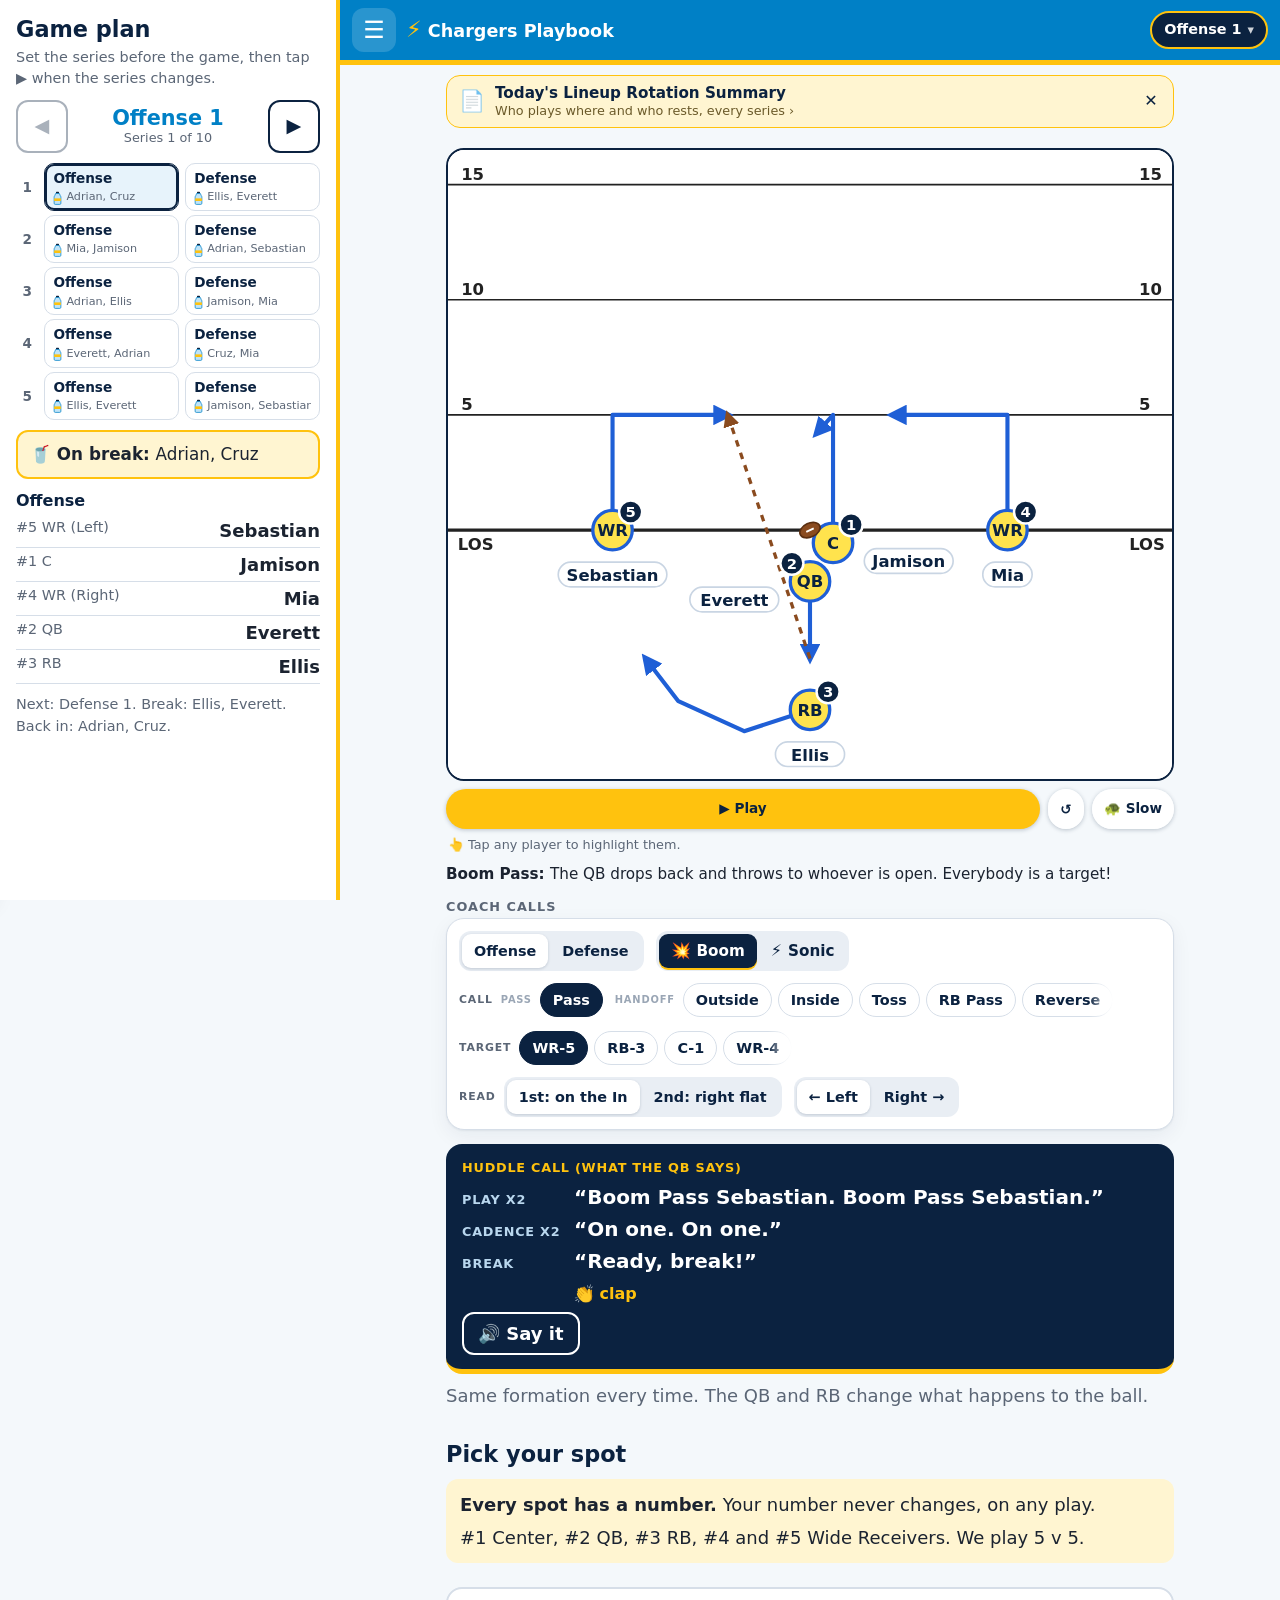
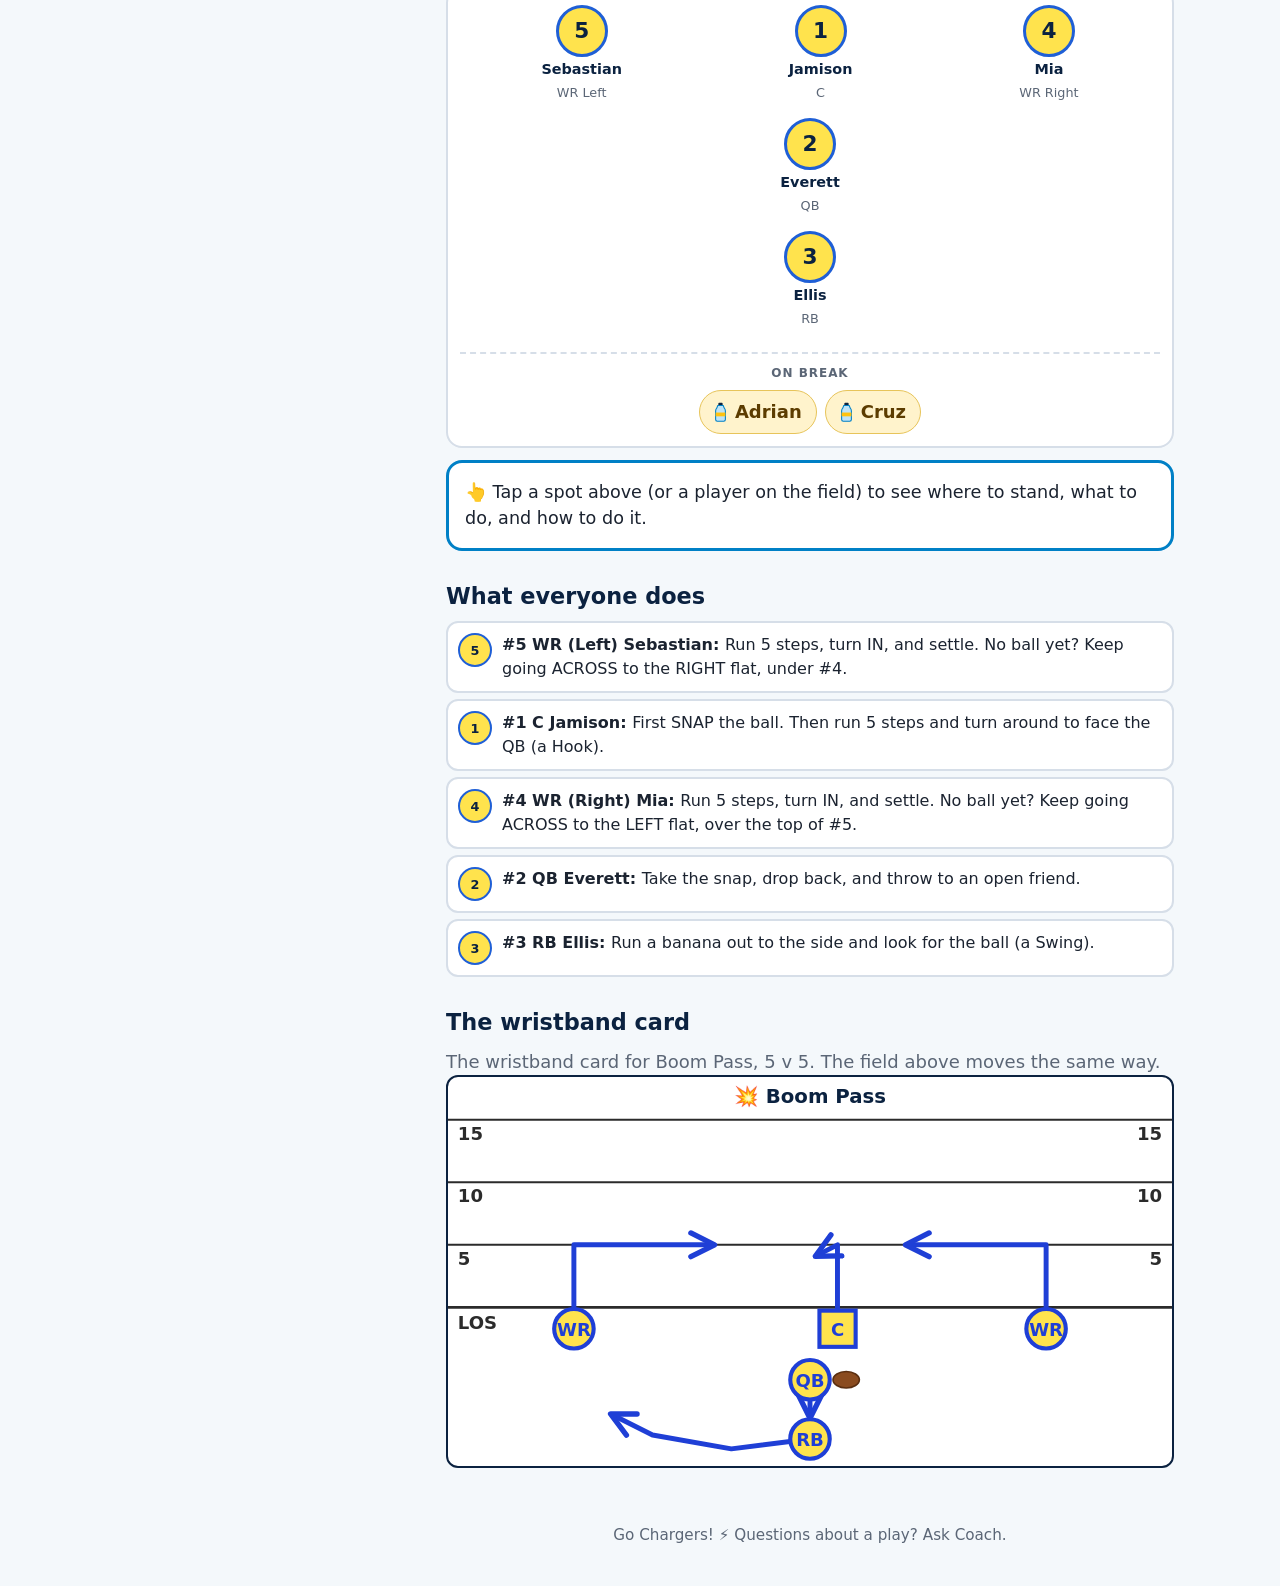
<file: index.html>
<!doctype html>
<html lang="en">
<head>
  <meta charset="utf-8">
  <meta name="viewport" content="width=device-width, initial-scale=1">
  <meta name="robots" content="noindex, nofollow">
  <title>Chargers Playbook</title>
  <meta name="description" content="Learn the Vista Chargers plays: Boom and Sonic. Where to stand, what to do, and how to do it.">
  <link rel="stylesheet" href="css/styles.css?v=4d6cd6ac27">
  <script>(function(){var b="2e7029660a24";try{fetch("version.json?t="+Date.now(),{cache:"no-store"}).then(function(r){return r.json()}).then(function(j){if(j.v!==b&&!sessionStorage.getItem("reloaded-"+j.v)){sessionStorage.setItem("reloaded-"+j.v,"1");location.reload()}}).catch(function(){})}catch(e){}})()</script>
</head>
<body>
  <header class="topbar">
    <button class="menu-btn" id="menu-btn" type="button" aria-controls="nav" aria-expanded="false" aria-label="Menu">&#x2630;</button>
    <span class="brand"><span class="bolt" aria-hidden="true">&#x26A1;</span> Chargers Playbook</span>
    <button class="gp-toggle" id="gp-toggle" type="button" aria-controls="quick" aria-expanded="false" aria-haspopup="dialog">Series</button>
  </header>

  <div class="quick" id="quick" role="dialog" aria-label="Today's game" hidden>
    <div class="quick-head"><b>Today's game</b><span class="muted">Pick a series</span><span class="quick-key" id="quick-key">= on break</span></div>
    <div id="quick-list"></div>
    <div class="quick-foot">
      <button class="nav-item" id="quick-plan" type="button"><span class="ni-icon">&#x1F4CB;</span>Full game plan<span class="chev">&#x203A;</span></button>
      <a class="nav-item" href="summary.html"><span class="ni-icon">&#x1F4C4;</span>Game Day Summary<span class="chev">&#x2197;</span></a>
    </div>
  </div>

  <div class="scrim" id="scrim" hidden></div>
  <nav class="nav" id="nav" aria-label="Menu">
    <div class="nav-head">
      <img class="nav-photo" src="assets/img/hero.jpg" alt="">
      <div>
        <b>Let's learn our plays!</b>
        <p>For players and parents. Watch the play, find your spot, practice together.</p>
      </div>
      <button class="nav-close" id="nav-close" type="button" aria-label="Close menu">&#x2715;</button>
    </div>

    <a class="nav-item nav-summary" href="summary.html"><span class="ni-icon">&#x1F4C4;</span>Game Day Summary<span class="chev">&#x2197;</span></a>

    <button class="nav-item" id="nav-plays" type="button"><span class="ni-icon">&#x1F3C8;</span>Plays</button>

    <div class="nav-parents">
      <h2>Parents</h2>
      <button class="nav-item" type="button" data-page="howto"><span class="ni-icon">&#x1F4D8;</span>How to use this page<span class="chev">&#x203A;</span></button>
      <button class="nav-item" type="button" data-page="find-player"><span class="ni-icon">&#x1F50E;</span>Find your player<span class="chev">&#x203A;</span></button>
    </div>

    <h2 class="nav-group">Coach</h2>
    <button class="nav-item" id="nav-gameplan" type="button"><span class="ni-icon">&#x1F4CB;</span>Game plan<span class="chev">&#x203A;</span></button>
    <a class="nav-item" id="nav-script" href="summary.html?coach=1" hidden><span class="ni-icon">&#x1F4DD;</span>Coach's Game Plan<span class="chev">&#x2197;</span></a>

    <h2 class="nav-group">More</h2>
    <button class="nav-item" type="button" data-page="words"><span class="ni-icon">&#x1F4D6;</span>Football words<span class="chev">&#x203A;</span></button>
  </nav>

  <section class="page" id="page-howto" hidden aria-labelledby="howto-title">
    <header class="page-bar">
      <button class="page-back" type="button" data-back>&#x2039; Back</button>
      <h1 id="howto-title">How to use this page</h1>
    </header>
    <div class="page-body">
      <p class="page-lead">Six steps. About a minute. Go through it with your player.</p>
      <ol class="steps">
        <li><span class="step-icon">&#x1F50E;</span><div><b>Find your player</b><p>In the menu, tap Find your player, then your child's name. You'll see every series: where they line up and when they rest.</p></div></li>
        <li><span class="step-icon">&#x1F4E3;</span><div><b>Call a play like Coach</b><p>Under the field, pick Offense or Defense, the play (Boom or Sonic), and the call. The field shows it.</p></div></li>
        <li><span class="step-icon">&#x0023;&#xFE0F;&#x20E3;</span><div><b>Tap your player's number</b><p>Spots are #1 to #5. Tap one (or tap the player on the field) for their job.</p></div></li>
        <li><span class="step-icon">&#x25B6;&#xFE0F;</span><div><b>Press Play</b><p>Watch the play move. Slow motion is on to start.</p></div></li>
        <li><span class="step-icon">&#x1F50A;</span><div><b>Tap "Read it to me"</b><p>Go through the steps together, out loud.</p></div></li>
        <li><span class="step-icon">&#x1F3E1;</span><div><b>Practice 5 minutes</b><p>Use the drill on the card, in the yard or at the park.</p></div></li>
      </ol>
      <button class="btn btn-primary page-cta" type="button" data-page="find-player">&#x1F50E; Find your player</button>
    </div>
  </section>

  <section class="page" id="page-find-player" hidden aria-labelledby="find-title">
    <header class="page-bar">
      <button class="page-back" type="button" data-back>&#x2039; Back</button>
      <h1 id="find-title">Find your player</h1>
    </header>
    <div class="page-body">
      <p class="page-lead">Every series this game: where they line up, and when they rest.</p>
      <div class="chips kid-picker" id="kid-picker" role="group" aria-label="Players"></div>
      <div id="kid-card"></div>
    </div>
  </section>

  <section class="page" id="page-words" hidden aria-labelledby="words-title">
    <header class="page-bar">
      <button class="page-back" type="button" data-back>&#x2039; Back</button>
      <h1 id="words-title">Football words</h1>
    </header>
    <div class="page-body">
      <dl class="words" id="glossary"></dl>
    </div>
  </section>

  <aside class="gameplan" id="gameplan" aria-label="Game plan">
    <div class="gp-head">
      <h2>Game plan</h2>
      <button class="gp-close" id="gp-close" type="button" aria-label="Close game plan">&#x2715;</button>
    </div>
    <p class="muted gp-intro">Set the series before the game, then tap &#x25B6; when the series changes.</p>
    <div id="gp-now"></div>
    <details class="gp-edit" id="gp-edit">
      <summary>Edit the plan</summary>
      <div id="gp-editor"></div>
    </details>
  </aside>

  <main>
    <div class="lineup-banner" id="lineup-banner" hidden>
      <a class="lb-link" href="summary.html">
        <span class="lb-icon" aria-hidden="true">&#x1F4C4;</span>
        <span class="lb-text"><b>Today's Lineup Rotation Summary</b><span>Who plays where and who rests, every series &#x203A;</span></span>
      </a>
      <button class="lb-close" id="lineup-banner-close" type="button" aria-label="Hide this banner">&#x2715;</button>
    </div>
    <div class="board">
      <section class="play" aria-live="polite">
        <div class="field-wrap">
          <svg id="field" viewBox="0 0 440 382" role="img" aria-label="Animated play diagram"></svg>
          <div class="caption" id="caption" aria-hidden="true"></div>
          <div class="lineup-flash" id="lineup-flash" aria-live="polite" hidden></div>
        </div>
        <div class="controls" role="group" aria-label="Play controls">
          <button class="ctl ctl-play" id="btn-play" type="button">&#x25B6; Play</button>
          <button class="ctl" id="btn-reset" type="button" aria-label="Start over" title="Start over">&#x21BA;</button>
          <button class="ctl" id="btn-speed" type="button" aria-pressed="true" title="Slow motion is on">&#x1F422; Slow</button>
        </div>
        <p class="hint">&#x1F446; Tap any player to highlight them.</p>
      </section>

      <section class="call">
        <p class="summary" id="summary"></p>
        <h2 class="call-title">Coach calls</h2>
        <div class="call-panel" id="call"></div>
        <div class="scribe" id="scribe" aria-live="polite"></div>
        <p class="tagline" id="tagline"></p>
      </section>
    </div>

    <section class="positions">
      <h2>Pick your spot</h2>
      <div class="numbers">
        <p><b>Every spot has a number.</b> Your number never changes, on any play.</p>
        <p>#1 Center, #2 QB, #3 RB, #4 and #5 Wide Receivers. We play 5 v 5.</p>
      </div>
      <div class="team-size" id="team-size"></div>
      <div class="picker" id="picker" role="group" aria-label="Positions"></div>
      <article class="role-card" id="role-card"></article>
    </section>

    <section class="team">
      <h2>What everyone does</h2>
      <ul class="team-list" id="team-list"></ul>
    </section>

    <section class="wristband">
      <h2>The wristband card</h2>
      <p class="muted" id="card-note">The wristband card for this play. The field above moves the same way.</p>
      <div class="wb-wrap" id="wb-card"></div>
    </section>

  </main>

  <footer class="footer">Go Chargers! &#x26A1; Questions about a play? Ask Coach.</footer>

  <script src="js/engine.js?v=b6c0e55bb6"></script>
  <script src="js/plays.js?v=1d66594072"></script>
  <script src="js/roster.js?v=16a3663178"></script>
  <script src="js/gameplan.js?v=b81ece1403"></script>
  <script src="js/badges.js?v=e1587fc749"></script>
  <script src="js/app.js?v=1cd454c9c2"></script>
</body>
</html>
</file>
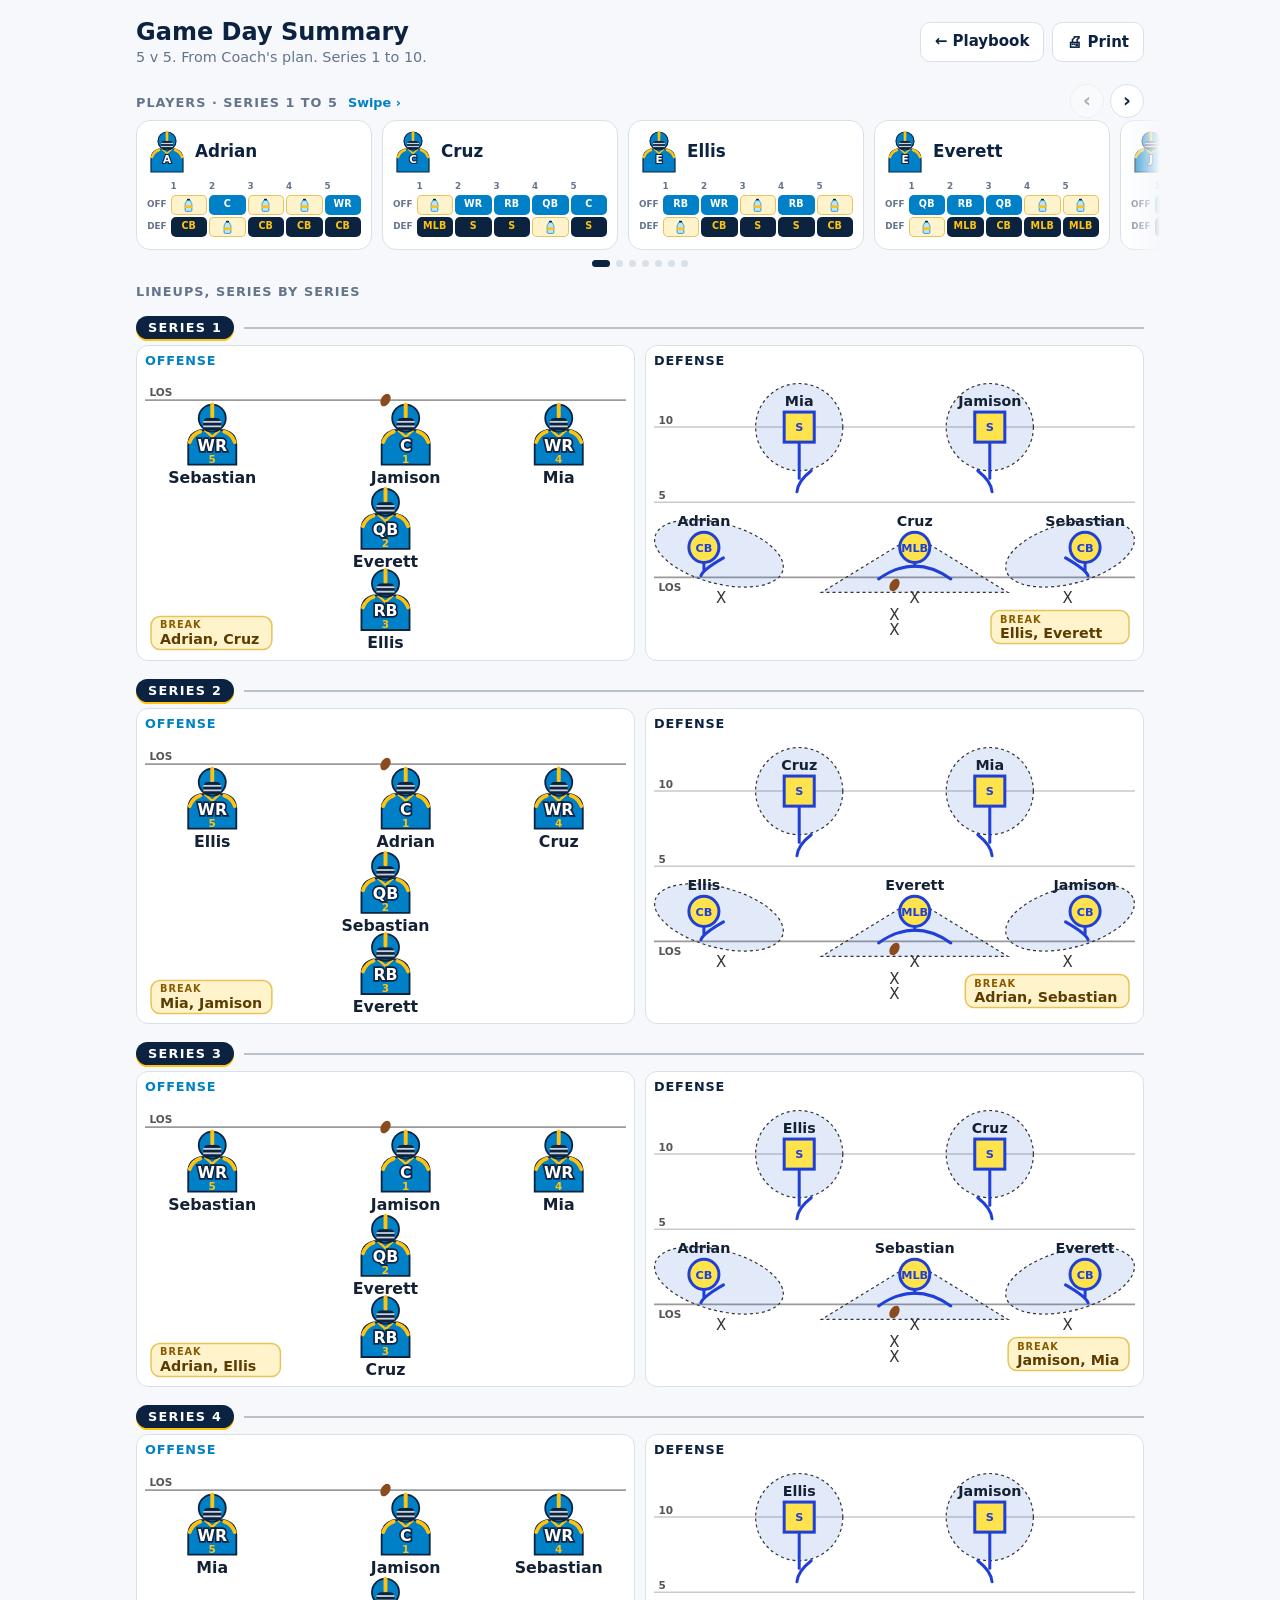
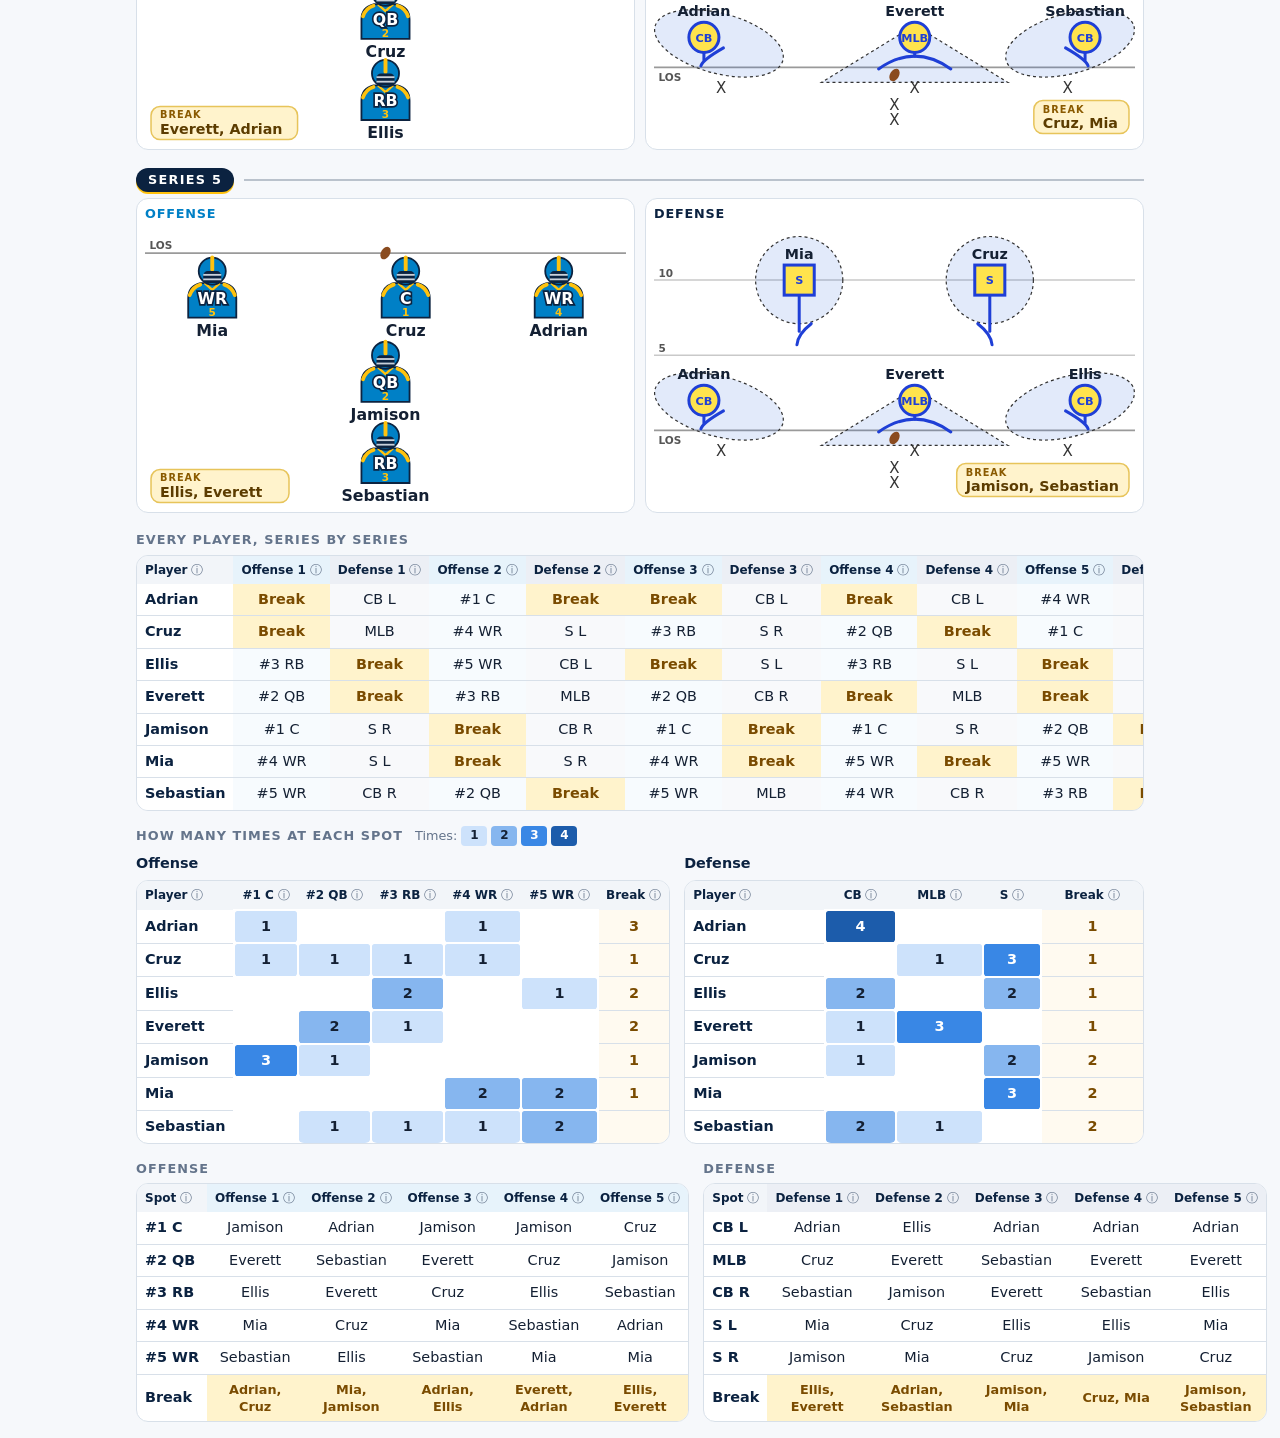
<file: summary.html>
<!doctype html>
<html lang="en">
<head>
  <meta charset="utf-8">
  <meta name="viewport" content="width=device-width, initial-scale=1">
  <meta name="robots" content="noindex, nofollow">
  <title>Game Day Summary</title>
  <meta name="description" content="Vista Chargers: positions and breaks for the first 10 series.">
  <style>
    :root {
      --navy: #0b2240; --powder: #0080c6; --gold: #ffc20e;
      --ink: #142033; --muted: #64748b; --line: #d8e0e9; --bg: #f6f8fb;
      --off: #e7f3fb; --def: #eceff5; --rest: #fff3cc;
    }
    * { box-sizing: border-box; }
    body { margin: 0; background: var(--bg); color: var(--ink); font: 15px/1.35 -apple-system, BlinkMacSystemFont, "Segoe UI", system-ui, sans-serif; }
    main { max-width: 1040px; margin: 0 auto; padding: 16px; }
    header { display: flex; align-items: center; gap: 12px; flex-wrap: wrap; margin-bottom: 10px; }
    h1 { margin: 0; font-size: 1.5rem; color: var(--navy); }
    #source { margin: 0; color: var(--muted); font-size: 0.9rem; }
    .actions { margin-left: auto; display: flex; gap: 8px; }
    .actions a, .actions button {
      min-height: 40px; padding: 8px 14px; border-radius: 10px; border: 1px solid var(--line);
      background: #fff; color: var(--navy); font: inherit; font-weight: 700; text-decoration: none; cursor: pointer;
    }
    h2 { margin: 16px 0 6px; font-size: 0.8rem; letter-spacing: 0.08em; text-transform: uppercase; color: var(--muted); }
    .scroll { overflow-x: auto; background: #fff; border: 1px solid var(--line); border-radius: 12px; }
    .pair { display: grid; grid-template-columns: 1fr 1fr; gap: 14px; }
    table.grid { width: 100%; border-collapse: collapse; font-size: 0.9rem; }
    .grid th, .grid td { padding: 6px 8px; border-bottom: 1px solid var(--line); text-align: center; white-space: nowrap; }
    .grid thead th { font-size: 0.75rem; color: var(--navy); background: #f2f5f9; cursor: help; }
    .grid thead th.side-O { background: var(--off); }
    .grid thead th.side-D { background: var(--def); }
    .grid .info { color: var(--muted); font-weight: 400; }
    .grid th.name { text-align: left; }
    .grid tbody th { font-weight: 800; color: var(--navy); }
    .grid td.side-O { background: #f7fbfe; }
    .grid td.side-D { background: #f8f9fb; }
    .grid td.rest { background: var(--rest); color: #7a4b00; font-weight: 800; }
    .grid td.num { font-weight: 800; }
    .grid tr:last-child th, .grid tr:last-child td { border-bottom: 0; }
    .grid .rest-row td { white-space: normal; font-size: 0.8rem; }
    @media (max-width: 720px) { .pair { grid-template-columns: 1fr; } }

    /* Count chart: one blue, light to dark = fewer to more times. Empty = never. */
    h3 { margin: 4px 0 6px; font-size: 0.9rem; color: var(--navy); }
    .chart-head { display: flex; align-items: baseline; gap: 12px; flex-wrap: wrap; }
    .legend { display: flex; align-items: center; gap: 4px; font-size: 0.8rem; color: var(--muted); }
    .legend i { width: 26px; height: 20px; border-radius: 4px; display: grid; place-items: center; font-style: normal; font-weight: 800; font-size: 0.75rem; }
    .heatmap td.heat { border: 2px solid #fff; border-radius: 6px; font-weight: 800; }
    .heat-0 { background: #fff; }
    .heat-1 { background: #cde2fb; color: var(--ink); }
    .heat-2 { background: #86b6ef; color: var(--ink); }
    .heat-3 { background: #3987e5; color: #fff; }
    .heat-4 { background: #1c5cab; color: #fff; }
    .heatmap td.rest-count { color: #7a4b00; font-weight: 800; background: #fffaf0; }
    /* Front page: the play cards, one row per Series (Offense k beside Defense k). */
    .tables { margin-top: 18px; }
    .formations { display: grid; gap: 8px; }
    /* Series row: a header of its own, then Offense k and Defense k. */
    .series-row { display: grid; grid-template-columns: minmax(0, 1fr) minmax(0, 1fr); gap: 6px 10px; }
    .series-head { grid-column: 1 / -1; display: flex; align-items: center; gap: 10px; margin: 10px 0 0; }
    .series-head::after { content: ""; flex: 1; height: 2px; background: var(--navy); opacity: 0.25; }
    .series-name { padding: 3px 12px; border-radius: 999px; background: var(--navy); color: #fff; font-size: 0.8rem; font-weight: 900; letter-spacing: 0.1em; text-transform: uppercase; box-shadow: 0 2px 0 var(--gold); }
    .card-field .break-tag rect { fill: #fff3cc; stroke: #e7c45a; stroke-width: 1; }
    .card-field .break-label { fill: #8a5a00; font-size: 6.5px; font-weight: 900; letter-spacing: 0.1em; }
    .card-field .break-names { fill: #5c3c00; font-size: 9.5px; font-weight: 800; }
    .formation { background: #fff; border: 1px solid var(--line); border-radius: 12px; padding: 6px 8px 4px; break-inside: avoid; }
    .formation header { display: flex; align-items: baseline; gap: 8px; font-size: 0.8rem; letter-spacing: 0.06em; text-transform: uppercase; }
    .formation header b { color: var(--navy); }
    .formation.side-O header b { color: var(--powder); }
    .formation svg { display: block; width: 100%; height: auto; }
    .formation .los { stroke: #9aa6b5; stroke-width: 1.2; stroke-dasharray: 4 3; }
    /* Coach's calls (coach=1 only): scripted plays and 2-pt plays per Series. */
    .calls-card { grid-column: 1 / -1; display: grid; grid-template-columns: 1fr 1fr; gap: 4px 16px; padding: 10px 14px; border-radius: 12px; background: #fff; border: 1px solid var(--line); border-left: 5px solid var(--gold); }
    .calls-tag { display: inline-block; padding: 1px 8px; border-radius: 6px; background: var(--gold); color: var(--navy); font-size: 0.75rem; letter-spacing: 0.06em; text-transform: uppercase; }
    .calls-2pt { background: var(--navy); color: var(--gold); }
    .calls-list { margin: 4px 0 0; padding-left: 20px; font-weight: 700; }
    .calls-list li { padding: 2px 0; }
    @media (max-width: 720px) { .calls-card { grid-template-columns: 1fr; } }
    /* Offense and defense cards in the wristband-card style. */
    .card-field .jersey { fill: #0080c6; stroke: #0c2340; stroke-width: 1.2; }
    .card-field .trim { fill: none; stroke: #ffc20e; stroke-width: 2.5; stroke-linecap: round; }
    .card-field .collar { fill: none; stroke: #ffc20e; stroke-width: 1.6; stroke-linejoin: round; }
    .card-field .jersey-pos { fill: #fff; stroke: #0c2340; stroke-width: 2.2px; paint-order: stroke; font-size: 10.5px; font-weight: 900; text-anchor: middle; dominant-baseline: central; }
    .card-field .jersey-num { fill: #ffc20e; font-size: 7px; font-weight: 900; text-anchor: middle; dominant-baseline: central; }
    .card-field .helmet { fill: #0080c6; stroke: #0c2340; stroke-width: 1.2; }
    .card-field .stripe { stroke: #ffc20e; stroke-width: 2.6; stroke-linecap: round; }
    .card-field .face { fill: #0c2340; }
    .card-field .mask { stroke: #c9d1db; stroke-width: 1.2; }
    .card-field .player .name { fill: var(--ink); font-size: 10.5px; font-weight: 800; }
    .card-field .yard { stroke: #c9c9c9; stroke-width: 1; }
    .card-field .los-line { stroke: #9a9a9a; stroke-width: 1.2; }
    .card-field .yard-label { font-size: 7px; fill: #555; font-weight: 700; }
    .card-field .zone { fill: rgba(31, 95, 214, 0.13); stroke: #333; stroke-width: 0.8; stroke-dasharray: 2 2; }
    .card-field .read path { fill: none; stroke: #1f3fd6; stroke-width: 2; stroke-linecap: round; }
    .card-field .x-mark { font-size: 10px; fill: #333; text-anchor: middle; }
    .card-field .ball { fill: #8a4b1f; }
    .card-field .defender .mark { fill: #ffe34d; stroke: #1f3fd6; stroke-width: 2; }
    .card-field .defender .pos { fill: #1f3fd6; font-size: 7.5px; font-weight: 900; text-anchor: middle; dominant-baseline: central; }
    .card-field .defender .name { fill: var(--ink); font-size: 9.5px; font-weight: 800; text-anchor: middle; }
    /* Players: one swipeable row at the top. The next card always peeks in. */
    .players-head { display: flex; align-items: baseline; gap: 10px; }
    .players-head h2 { margin-bottom: 4px; }
    .swipe-hint { font-size: 0.8rem; font-weight: 800; color: var(--powder); }
    .strip-nav { margin-left: auto; display: flex; gap: 6px; }
    .strip-nav button { width: 34px; height: 34px; border-radius: 50%; border: 1px solid var(--line); background: #fff; color: var(--navy); font: inherit; font-size: 1.2rem; font-weight: 800; cursor: pointer; }
    .strip-nav button:disabled { opacity: 0.35; cursor: default; }
    .strip {
      display: flex; gap: 10px; overflow-x: auto; scroll-snap-type: x mandatory; scroll-padding: 0 16px;
      margin: 0 -16px; padding: 2px 16px 6px; scrollbar-width: none; -webkit-overflow-scrolling: touch;
      mask-image: linear-gradient(to right, #000 calc(100% - 40px), transparent);
    }
    .strip::-webkit-scrollbar { display: none; }
    .strip.at-end { mask-image: none; }
    .strip-player {
      flex: 0 0 clamp(205px, 68vw, 236px); scroll-snap-align: start;
      display: grid; grid-template-columns: 40px 1fr; align-items: center; column-gap: 8px;
      background: #fff; border: 1px solid var(--line); border-radius: 14px; padding: 8px 10px; break-inside: avoid;
    }
    .strip-avatar { display: block; width: 40px; height: auto; }
    .strip-player b { color: var(--navy); font-size: 1.05rem; }
    .strip-player .series-grid { grid-column: 1 / -1; }
    .strip-dots { display: flex; justify-content: center; gap: 6px; margin-top: 4px; }
    .strip-dots i { width: 7px; height: 7px; border-radius: 50%; background: var(--line); transition: background 0.2s, width 0.2s; }
    .strip-dots i.on { width: 18px; border-radius: 4px; background: var(--navy); }
    @media (prefers-reduced-motion: reduce) { .strip-dots i { transition: none; } }
    .series-grid { display: grid; gap: 2px; margin: 6px 0 4px; align-items: center; }
    .series-grid .g-head, .series-grid .g-side { font-size: 0.55rem; font-weight: 800; color: var(--muted); text-transform: uppercase; }
    .series-grid .g-side { padding-right: 2px; text-align: right; }
    .blk { display: grid; place-items: center; height: 20px; border-radius: 5px; font-size: 0.6rem; font-weight: 900; color: #fff; letter-spacing: 0.02em; }
    .blk-O { background: #0080c6; }
    .blk-D { background: #0c2340; color: #ffc20e; }
    .blk-rest { background: #fff3cc; box-shadow: inset 0 0 0 1px #e7c45a; }
    .bottle { width: 9px; height: 14px; }
    .bottle .cap { fill: #0c2340; }
    .bottle .body { fill: #bfe3f7; stroke: #0080c6; stroke-width: 1; }
    .bottle .label { fill: #ffc20e; }
    @media (max-width: 720px) {
      .series-row { grid-template-columns: minmax(0, 1fr); }
    }

    @page { size: landscape; margin: 10mm; }
    @media print {
      body { background: #fff; font-size: 11px; }
      main { max-width: none; padding: 0; }
      .actions, .grid .info { display: none; }
      .scroll { overflow: visible; border-color: #999; }
      .grid th, .grid td { padding: 4px 6px; }
      h2 { margin-top: 8px; }
      .heatmap th, .heatmap td { padding: 2px 4px; }
      .tables { break-before: page; margin-top: 0; }
      .formations { gap: 4px; }
      .series-row { gap: 2px 6px; }
      .series-head { margin-top: 3px; }
      .series-name { padding: 1px 8px; font-size: 8px; }
      .formation { padding: 3px 6px 2px; }
      .formation svg { max-height: 26mm; }
      main { display: flex; flex-direction: column; }
      .players { order: 3; }
      .players-head .swipe-hint, .strip-nav, .strip-dots { display: none; }
      .strip { overflow: visible; margin: 0; padding: 0; gap: 3px; mask-image: none; }
      .strip-player { flex: 1 1 0; min-width: 0; padding: 3px; grid-template-columns: 22px 1fr; }
      .strip-avatar { width: 22px; }
      .strip-player b { font-size: 9px; }
      .blk { height: 13px; font-size: 6px; }
      .bottle { width: 6px; height: 10px; }
      * { -webkit-print-color-adjust: exact; print-color-adjust: exact; }
    }
  </style>
  <script>(function(){var b="2e7029660a24";try{fetch("version.json?t="+Date.now(),{cache:"no-store"}).then(function(r){return r.json()}).then(function(j){if(j.v!==b&&!sessionStorage.getItem("reloaded-"+j.v)){sessionStorage.setItem("reloaded-"+j.v,"1");location.reload()}}).catch(function(){})}catch(e){}})()</script>
</head>
<body>
  <main>
    <header>
      <div>
        <h1 id="page-title">Game Day Summary</h1>
        <p id="source"></p>
      </div>
      <div class="actions">
        <a id="back-link" href="index.html">&#x2190; Playbook</a>
        <button id="print" type="button">&#x1F5A8; Print</button>
      </div>
    </header>

    <section class="players" aria-roledescription="carousel" aria-label="Players">
      <div class="players-head">
        <h2 id="strip-title">Players</h2>
        <span class="swipe-hint" aria-hidden="true">Swipe &#x203A;</span>
        <div class="strip-nav">
          <button type="button" id="strip-prev" aria-label="Previous players">&#x2039;</button>
          <button type="button" id="strip-next" aria-label="Next players">&#x203A;</button>
        </div>
      </div>
      <div class="strip" id="strip" tabindex="0"></div>
      <div class="strip-dots" id="strip-dots" aria-hidden="true"></div>
    </section>

    <section class="lineups">
      <h2>Lineups, series by series</h2>
      <div class="formations" id="formations"></div>
    </section>

    <section class="tables">
      <h2>Every player, series by series</h2>
      <div class="scroll" id="by-player"></div>

      <div class="chart-head">
        <h2>How many times at each spot</h2>
        <div class="legend" aria-label="Shade shows how many times">
          <span>Times:</span><i class="heat-1">1</i><i class="heat-2">2</i><i class="heat-3">3</i><i class="heat-4">4</i>
        </div>
      </div>
      <div class="pair">
        <section>
          <h3>Offense</h3>
          <div class="scroll" id="count-offense"></div>
        </section>
        <section>
          <h3>Defense</h3>
          <div class="scroll" id="count-defense"></div>
        </section>
      </div>

      <div class="pair">
        <section>
          <h2>Offense</h2>
          <div class="scroll" id="by-offense"></div>
        </section>
        <section>
          <h2>Defense</h2>
          <div class="scroll" id="by-defense"></div>
        </section>
      </div>
    </section>
  </main>

  <script src="js/plays.js?v=1d66594072"></script>
  <script src="js/roster.js?v=16a3663178"></script>
  <script src="js/gameplan.js?v=b81ece1403"></script>
  <script src="js/badges.js?v=e1587fc749"></script>
  <script src="js/summary.js?v=e2cd8b120e"></script>
</body>
</html>
</file>
<file: css/styles.css>
:root {
  --navy: #0b2240;
  --powder: #0080c6;
  --powder-soft: #e3f2fb;
  --gold: #ffc20e;
  --gold-soft: #fff5d1;
  --route: #1f5fd6;
  --me: #e0301e;
  --ink: #1b2330;
  --muted: #5b6676;
  --bg: #f4f8fb;
  --card: #ffffff;
  --line: #d6dee8;
  --radius: 16px;
}

* { box-sizing: border-box; }
/* Hidden always wins over a component's own display (menu items, pages, banners). */
[hidden] { display: none !important; }

body {
  margin: 0;
  background: var(--bg);
  color: var(--ink);
  font: 18px/1.5 "Trebuchet MS", "Segoe UI", system-ui, sans-serif;
}

main {
  max-width: 760px;
  margin: 0 auto;
  padding: 0 16px 32px;
}

h1, h2, h3, h4 { color: var(--navy); line-height: 1.2; }
h2 { font-size: 1.4rem; margin: 32px 0 12px; }
.muted { color: var(--muted); margin: 0; }

button { font: inherit; cursor: pointer; }

/* ---------- header / intro ---------- */

.topbar {
  display: flex;
  align-items: center;
  gap: 8px;
  padding: 12px 16px;
  background: var(--powder);
  color: #fff;
  font-weight: 700;
  font-size: 1.1rem;
  border-bottom: 5px solid var(--gold);
}
.bolt { color: var(--gold); font-size: 1.4rem; }

.parents-sub {
  margin-top: 10px;
  background: #fff;
  border-radius: 12px;
  padding: 10px 14px;
}
.parents-sub > summary { font-weight: 700; color: var(--navy); cursor: pointer; }
.parents-sub ol { padding-left: 22px; }

/* ---------- Coach calls panel ---------- */

.call h2 { margin-bottom: 4px; }
.call-panel {
  display: grid;
  gap: 10px;
  margin-top: 12px;
  padding: 14px;
  background: #fff;
  border: 3px solid var(--powder);
  border-radius: var(--radius);
}
.call-row {
  display: grid;
  grid-template-columns: 6.5rem 1fr;
  gap: 8px;
  align-items: center;
}
.call-label {
  font-size: 0.8rem;
  font-weight: 800;
  text-transform: uppercase;
  letter-spacing: 0.06em;
  color: var(--powder);
}
.call-chips { display: flex; flex-wrap: wrap; gap: 8px; }

.play-tabs { display: grid; grid-template-columns: 1fr 1fr; gap: 10px; }
.play-tab {
  justify-content: center;
  gap: 10px;
  min-height: 64px;
  border: 3px solid var(--powder);
  border-radius: var(--radius);
  background: #fff;
  color: var(--powder);
  font-size: 1.5rem;
  font-weight: 800;
  letter-spacing: 0.04em;
}
.play-tab.active { background: var(--powder); border-color: var(--powder); color: #fff; box-shadow: 0 5px 0 var(--gold); }
.tab-icon { font-size: 1.6rem; }
.hint { margin: 8px 0 0; color: var(--muted); font-size: 0.95rem; }

@media (max-width: 480px) {
  .call-row { grid-template-columns: 1fr; gap: 4px; }
  .play-tab { font-size: 1.25rem; min-height: 56px; }
}

.tagline { margin: 8px 0 12px; color: var(--muted); }

.chips, .option-group {
  display: flex;
  flex-wrap: wrap;
  gap: 8px;
  align-items: center;
}
.option-label { font-weight: 700; color: var(--navy); margin-right: 4px; }

.chip {
  display: inline-flex;
  align-items: center;
  gap: 6px;
  min-height: 44px;
  padding: 8px 14px;
  border-radius: 999px;
  border: 2px solid var(--line);
  background: #fff;
  color: var(--navy);
  font-weight: 700;
}
.chip.active { border-color: var(--navy); background: var(--navy); color: #fff; }
.chip-sm { min-height: 40px; padding: 6px 12px; font-size: 0.95rem; }
.badge {
  font-size: 0.7rem;
  text-transform: uppercase;
  background: var(--gold);
  color: var(--navy);
  border-radius: 6px;
  padding: 1px 6px;
}

/* ---------- field ---------- */

.field-wrap {
  position: relative;
  background: #fff;
  border: 3px solid var(--navy);
  border-radius: var(--radius);
  overflow: hidden;
}
#field { display: block; width: 100%; height: auto; }
.turf { fill: #fff; }
.yard-line { stroke: #222; stroke-width: 1; }
.los { stroke: #222; stroke-width: 2; }
.yard-label { font-size: 10px; fill: #222; font-weight: 700; }

.route { fill: none; stroke: var(--route); stroke-width: 2.5; stroke-linejoin: round; stroke-linecap: round; transition: opacity 0.2s; }
.has-me .route { opacity: 0.25; }
.has-me .route.me { opacity: 1; stroke: var(--me); stroke-width: 4; }
.pass-line { fill: none; stroke: #8a4b1f; stroke-width: 2; stroke-dasharray: 4 4; }

.actor { cursor: pointer; }
.actor-dot { fill: #ffe34d; stroke: var(--route); stroke-width: 2; }
.actor-ring { fill: none; stroke: transparent; stroke-width: 3; }
.actor-label { font-size: 10px; font-weight: 800; fill: var(--navy); pointer-events: none; }
.actor.sonic .actor-dot { fill: #6fd0ff; }
.actor.me .actor-dot { fill: var(--me); stroke: var(--navy); }
.actor.me .actor-label { fill: #fff; }
.actor.me .actor-ring { stroke: var(--me); animation: pulse 1.2s ease-in-out infinite; }
.actor:focus-visible .actor-ring { stroke: var(--navy); }

@keyframes pulse {
  0%, 100% { opacity: 1; }
  50% { opacity: 0.2; }
}

.ball-body { fill: #8a4b1f; stroke: #5a2e10; stroke-width: 1; }
.ball-lace { stroke: #fff; stroke-width: 1.2; }
.ball-shadow { fill: #000; }

.caption {
  position: absolute;
  top: 10px;
  left: 50%;
  transform: translateX(-50%);
  font-size: 1.6rem;
  font-weight: 900;
  color: var(--navy);
  text-shadow: 0 2px 0 var(--gold);
  pointer-events: none;
  white-space: nowrap;
}

.controls {
  display: flex;
  flex-wrap: wrap;
  gap: 8px;
  margin-top: 12px;
}
.btn {
  min-height: 48px;
  padding: 10px 16px;
  border-radius: 12px;
  border: 2px solid var(--navy);
  background: #fff;
  color: var(--navy);
  font-weight: 700;
}
.btn-primary { background: var(--gold); border-color: var(--gold); font-size: 1.1rem; flex: 1 1 140px; }
.summary { margin: 12px 0 0; }
.draft-note { display: block; margin-top: 6px; color: #8a5a00; font-weight: 700; }

/* ---------- position picker + card ---------- */

.picker {
  display: grid;
  gap: 8px;
  padding: 12px;
  background: #fff;
  border-radius: var(--radius);
  border: 2px solid var(--line);
}
.picker-row { display: flex; justify-content: space-around; gap: 4px; }
.spot {
  display: flex;
  flex-direction: column;
  align-items: center;
  gap: 2px;
  min-width: 56px;
  padding: 4px;
  border: 0;
  background: none;
  color: var(--muted);
  font-size: 0.8rem;
}
.spot-dot {
  display: grid;
  place-items: center;
  width: 52px;
  height: 52px;
  border-radius: 50%;
  background: #ffe34d;
  border: 3px solid var(--route);
  color: var(--navy);
  font-weight: 900;
  font-size: 1.1rem;
}
.spot.sonic .spot-dot { background: #6fd0ff; }
.spot.active .spot-dot { background: var(--me); border-color: var(--navy); color: #fff; transform: scale(1.1); }
.spot.active .spot-name { color: var(--me); font-weight: 700; }

.role-card {
  margin-top: 12px;
  background: var(--card);
  border-radius: var(--radius);
  border: 3px solid var(--powder);
  padding: 16px;
}
.role-empty { margin: 0; font-size: 1.1rem; }
.role-head { display: flex; align-items: center; gap: 12px; }
.role-head h3 { margin: 0; font-size: 1.4rem; }
.role-head > div { flex: 1; }
.role-dot {
  display: grid;
  place-items: center;
  width: 60px;
  height: 60px;
  border-radius: 50%;
  background: var(--me);
  color: #fff;
  font-weight: 900;
  font-size: 1.3rem;
  flex-shrink: 0;
}
.role-dot.sonic { background: #6fd0ff; color: var(--navy); }
.sonic-tag { margin: 2px 0 0; font-weight: 800; color: var(--powder); }
.role-photo { width: 72px; height: 72px; object-fit: cover; object-position: top; border-radius: 12px; }

.btn-read { margin: 12px 0 4px; width: 100%; background: var(--powder-soft); border-color: var(--powder); }

.step h4 { display: flex; align-items: center; gap: 8px; margin: 16px 0 6px; font-size: 1.15rem; }
.step-n {
  display: grid;
  place-items: center;
  width: 28px;
  height: 28px;
  border-radius: 50%;
  background: var(--gold);
  color: var(--navy);
  font-size: 0.95rem;
}
.step ul, .step ol { margin: 0; padding-left: 22px; }
.step li { margin: 4px 0; }
.job { margin: 0; font-size: 1.15rem; font-weight: 700; }
.how li { font-size: 1.1rem; }

.tip { background: var(--powder-soft); border-radius: 12px; padding: 10px 12px; margin: 14px 0 0; }

.more { margin-top: 12px; border-top: 1px solid var(--line); padding-top: 10px; }
.more summary { font-weight: 700; cursor: pointer; color: var(--navy); }
.more p, .more ol { font-size: 0.95rem; color: var(--muted); }

/* ---------- team, wristband, glossary ---------- */

.team-list { list-style: none; margin: 0; padding: 0; display: grid; gap: 6px; }
.team-btn {
  display: flex;
  align-items: flex-start;
  gap: 10px;
  width: 100%;
  text-align: left;
  padding: 10px;
  border-radius: 12px;
  border: 2px solid var(--line);
  background: #fff;
  color: var(--ink);
  font-size: 1rem;
}
.team-list li.active .team-btn { border-color: var(--me); }
.team-dot {
  display: grid;
  place-items: center;
  width: 34px;
  height: 34px;
  border-radius: 50%;
  background: #ffe34d;
  border: 2px solid var(--route);
  font-size: 0.8rem;
  font-weight: 900;
  color: var(--navy);
  flex-shrink: 0;
}
.team-dot.sonic { background: #6fd0ff; }

.wristband img {
  display: block;
  width: 100%;
  max-width: 520px;
  margin-top: 8px;
  border: 2px solid var(--line);
  border-radius: 12px;
  background: #fff;
}

.glossary dl { margin: 0; display: grid; gap: 4px 12px; }
.glossary dt { font-weight: 800; color: var(--navy); margin-top: 8px; }
.glossary dd { margin: 0; color: var(--muted); }

.footer {
  text-align: center;
  padding: 24px 16px 40px;
  color: var(--muted);
  font-size: 0.95rem;
}

@media (max-width: 480px) {
  body { font-size: 17px; }
  .spot { min-width: 48px; }
  .spot-dot { width: 44px; height: 44px; font-size: 1rem; }
  .caption { font-size: 1.25rem; }
}

@media (prefers-reduced-motion: reduce) {
  .actor.me .actor-ring { animation: none; }
}

/* ---------- spot numbers and team size ---------- */

.actor-num-bg { fill: var(--navy); stroke: #fff; stroke-width: 1.5; }
.actor-num { font-size: 9px; font-weight: 900; fill: #fff; pointer-events: none; }

.size-note { margin: 0; font-size: 0.95rem; color: var(--muted); }
.team-size { display: grid; gap: 6px; margin: 0 0 12px; }

.spot-dot { font-size: 1.35rem; }
.spot.out { opacity: 0.4; cursor: not-allowed; }
.spot.out .spot-dot { background: #eef1f5; border-style: dashed; }

.spot-line { margin: 2px 0 0; font-weight: 700; color: var(--navy); }

.team-list li.out .team-btn { opacity: 0.5; cursor: not-allowed; }

.numbers {
  display: grid;
  gap: 6px;
  margin: 0 0 12px;
  padding: 12px 14px;
  background: var(--gold-soft);
  border-radius: 12px;
}
.numbers p { margin: 0; }
.numbers ul { margin: 0; padding-left: 20px; }


/* ---------- rotations and Find your player ---------- */

.spot-kid { font-weight: 800; color: var(--navy); font-size: 0.9rem; }
.spot.active .spot-kid { color: var(--me); }

.kid-picker { margin-bottom: 12px; }
.kid-chip { font-size: 1.05rem; }
.kid-rotation {
  display: grid;
  gap: 8px;
  align-content: start;
  padding: 14px;
  background: #fff;
  border: 2px solid var(--line);
  border-radius: var(--radius);
}
.kid-rotation-head { display: flex; align-items: center; gap: 10px; }
.kid-rotation-head .role-dot { width: 48px; height: 48px; font-size: 1.1rem; }
.kid-rotation-head h4 { margin: 0; font-size: 1.05rem; }
.kid-rotation-label { margin: 0; font-size: 0.8rem; font-weight: 800; text-transform: uppercase; letter-spacing: 0.06em; color: var(--powder); }
.kid-jobs { margin: 0; padding-left: 18px; font-size: 0.95rem; }
.kid-jobs li { margin: 3px 0; }
.kid-sits { margin: 0; font-size: 0.9rem; color: #8a5a00; font-weight: 700; }
.kid-practice-title { margin: 18px 0 6px; }
.kid-practice { background: var(--gold-soft); border-radius: 12px; padding: 10px 14px; margin-bottom: 8px; }
.kid-practice h4 { margin: 0 0 4px; }
.kid-practice ol { margin: 0; padding-left: 20px; }

/* ---------- play call scribe ---------- */

.scribe {
  display: grid;
  gap: 6px;
  margin-top: 14px;
  padding: 14px 16px;
  background: var(--navy);
  color: #fff;
  border-radius: var(--radius);
  border-bottom: 5px solid var(--gold);
}
.scribe-label {
  margin: 0;
  font-size: 0.8rem;
  font-weight: 800;
  text-transform: uppercase;
  letter-spacing: 0.06em;
  color: var(--gold);
}
.scribe-lines { margin: 0; padding: 0; list-style: none; display: grid; gap: 6px; }
.scribe-lines li { display: grid; grid-template-columns: 6.5rem 1fr; gap: 8px; align-items: baseline; }
.scribe-tag { font-size: 0.8rem; font-weight: 800; text-transform: uppercase; letter-spacing: 0.06em; color: #b9d7ee; }
.scribe-call { font-size: 1.25rem; font-weight: 800; line-height: 1.3; }
.scribe-lines li .scribe-clap { grid-column: 2; }
@media (max-width: 480px) {
  .scribe-lines li { grid-template-columns: 1fr; gap: 0; }
  .scribe-lines li .scribe-clap { grid-column: 1; }
}
.scribe-clap { font-size: 1rem; font-weight: 700; color: var(--gold); white-space: nowrap; }
.btn-say { justify-self: start; min-height: 40px; padding: 6px 14px; background: transparent; color: #fff; border-color: #fff; }


/* ---------- defense ---------- */
.ghost .actor-dot { fill: #fff; stroke: #9aa6b5; stroke-dasharray: 3 2; }
.ghost .actor-label { fill: #9aa6b5; }
.actor.defender .actor-dot { fill: #ffe34d; stroke: #1f3fd6; stroke-width: 2.5; }
.actor.defender .actor-label { fill: #1f3fd6; font-size: 9px; font-weight: 900; }
.actor.defender.me .actor-dot { fill: var(--me); stroke: var(--navy); }
.spot.defender .spot-dot, .role-dot.defender, .team-dot.defender { background: var(--navy); border-color: var(--gold); color: #fff; font-size: 0.8rem; }

/* ---------- game plan sidebar ---------- */
.gp-toggle {
  margin-left: auto;
  padding: 6px 12px;
  border: 2px solid var(--gold);
  border-radius: 999px;
  background: var(--navy);
  color: #fff;
  font-size: 0.9rem;
  font-weight: 700;
  max-width: 60vw;
  overflow: hidden;
  text-overflow: ellipsis;
  white-space: nowrap;
}
.gameplan {
  position: fixed;
  top: 0;
  bottom: 0;
  left: 0;
  z-index: 20;
  width: min(340px, 92vw);
  padding: 12px 16px 24px;
  overflow-y: auto;
  background: var(--card);
  border-right: 4px solid var(--gold);
  box-shadow: 4px 0 18px rgba(11, 34, 64, 0.25);
  transform: translateX(-105%);
  transition: transform 0.2s ease;
}
.gp-open .gameplan { transform: none; }
.gp-head { display: flex; align-items: center; justify-content: space-between; }
.gp-head h2 { margin: 4px 0; }
.gp-close { border: 0; background: none; font-size: 1.3rem; color: var(--navy); padding: 4px 8px; }
.gp-intro { font-size: 0.9rem; margin-bottom: 10px; }
.gp-nav { display: flex; align-items: center; gap: 8px; margin-bottom: 10px; }
.gp-title { flex: 1; text-align: center; font-size: 1.25rem; color: var(--navy); }
.gp-step { min-width: 52px; font-size: 1.2rem; }
.gp-step:disabled { opacity: 0.35; cursor: default; }
.gp-break {
  margin: 10px 0;
  padding: 10px 12px;
  background: var(--gold-soft);
  border: 2px solid var(--gold);
  border-radius: 12px;
  font-size: 1.05rem;
}
.gp-sub { font-size: 1rem; margin: 12px 0 4px; color: var(--navy); font-weight: 700; }
.gp-lineup { list-style: none; margin: 0; padding: 0; }
.gp-lineup li { display: flex; justify-content: space-between; gap: 8px; padding: 3px 0; border-bottom: 1px solid var(--line); }
.gp-pos { color: var(--muted); font-size: 0.9rem; }
.gp-kid { font-weight: 700; color: var(--ink); }
.gp-next { font-size: 0.9rem; margin-top: 10px; }
.gp-edit { margin-top: 16px; border-top: 2px solid var(--line); padding-top: 8px; }
.gp-edit > summary { font-weight: 800; color: var(--navy); cursor: pointer; }
.gp-actions { display: flex; flex-wrap: wrap; gap: 6px; margin: 10px 0; }
.gp-actions .btn { font-size: 0.85rem; padding: 6px 10px; }
.gp-share { flex-basis: 100%; }
.gp-share input { width: 100%; font: inherit; font-size: 0.8rem; padding: 6px; }
.gp-series { border: 2px solid var(--line); border-radius: 12px; padding: 6px 10px; margin-bottom: 8px; }
.gp-series[open] { border-color: var(--powder); }
.gp-series > summary { font-weight: 700; cursor: pointer; font-size: 0.95rem; }
.gp-field { display: flex; align-items: center; justify-content: space-between; gap: 8px; padding: 2px 0; }
.gp-field select { font: inherit; font-size: 0.95rem; padding: 3px 4px; min-width: 9em; }
.break-dot { background: var(--gold-soft); border-color: var(--gold); }

/* Wide screens: the game plan is always open in a left column. */
@media (min-width: 1100px) {
  body { padding-left: 340px; }
  .gameplan { transform: none; box-shadow: none; width: 340px; }
  .gp-toggle, .gp-close { display: none; }
}

/* ---------- board: field first, then the call ---------- */
.board .play { margin-top: 20px; }
.board .call h2 { margin-top: 20px; }
.call-panel { gap: 8px; padding: 12px; }
.call-row { grid-template-columns: 5.5rem 1fr; }
.call-panel .chip { min-height: 40px; padding: 6px 12px; }
.play-tab { min-height: 48px; font-size: 1.2rem; }
.tab-icon { font-size: 1.3rem; }
.call-groups { display: grid; gap: 6px; }
.call-group { display: flex; flex-wrap: wrap; align-items: center; gap: 6px; }
.call-group-label {
  min-width: 4.2rem;
  font-size: 0.75rem;
  font-weight: 800;
  text-transform: uppercase;
  color: var(--muted);
}

/* Wide screens: field and call side by side, so the call and the picture are both in view. */
@media (min-width: 1400px) {
  main { max-width: 1180px; }
  .board { display: grid; grid-template-columns: minmax(0, 1.15fr) minmax(0, 1fr); gap: 24px; align-items: start; }
  .board .call h2 { margin-top: 20px; }
  .board .play { position: sticky; top: 8px; }
}
.gp-side { display: inline-block; margin-left: 8px; padding: 1px 8px; border-radius: 999px; font-size: 0.8rem; font-weight: 800; vertical-align: middle; }
.gp-side-O { background: var(--powder); color: #fff; }
.gp-side-D { background: var(--navy); color: var(--gold); }

/* ---------- compact call panel (segmented controls + chip rails) ---------- */
.sr-only {
  position: absolute; width: 1px; height: 1px; padding: 0; margin: -1px;
  overflow: hidden; clip: rect(0 0 0 0); white-space: nowrap; border: 0;
}
.summary { margin: 10px 0 0; font-size: 0.95rem; line-height: 1.4; color: var(--ink); }
.call-title { font-size: 0.8rem; text-transform: uppercase; letter-spacing: 0.08em; color: var(--muted); margin: 14px 0 6px; }
.board .call h2.call-title { margin-top: 14px; }

.call-panel {
  display: flex;
  flex-wrap: wrap;
  gap: 10px 12px;
  margin-top: 0;
  padding: 12px;
  border: 1px solid var(--line);
  border-radius: 18px;
  background: #fff;
  box-shadow: 0 1px 2px rgba(11, 34, 64, 0.06), 0 6px 20px rgba(11, 34, 64, 0.06);
}
.call-row { display: flex; align-items: center; gap: 8px; min-width: 0; grid-template-columns: none; }
.call-row-rail { flex: 1 1 100%; }
.call-row-seg { flex: 0 1 auto; }
.call-label {
  flex: none;
  font-size: 0.68rem;
  font-weight: 800;
  letter-spacing: 0.08em;
  text-transform: uppercase;
  color: var(--muted);
}

/* Segmented control: one track, the picked segment lifts out. */
.call-chips.seg {
  display: inline-flex;
  gap: 2px;
  padding: 3px;
  border-radius: 12px;
  background: #e9eef4;
}
.call-panel .seg .chip {
  min-height: 34px;
  padding: 4px 12px;
  border: 0;
  border-radius: 9px;
  background: transparent;
  color: var(--navy);
  font-size: 0.9rem;
  font-weight: 700;
  white-space: nowrap;
  box-shadow: none;
  transition: background 0.15s, box-shadow 0.15s;
}
.call-panel .seg .chip.active {
  background: #fff;
  color: var(--navy);
  box-shadow: 0 1px 3px rgba(11, 34, 64, 0.18);
}
.call-panel .play-tabs .play-tab { gap: 6px; min-height: 34px; font-size: 0.95rem; letter-spacing: 0; }
.call-panel .play-tabs .play-tab.active { background: var(--navy); color: #fff; box-shadow: 0 2px 0 var(--gold); }
.call-panel .tab-icon { font-size: 1rem; }

/* Chip rail: one line, swipe sideways for more. */
.call-chips.rail {
  display: flex;
  flex-wrap: nowrap;
  gap: 6px;
  min-width: 0;
  overflow-x: auto;
  scrollbar-width: none;
  -webkit-overflow-scrolling: touch;
  scroll-snap-type: x proximity;
  padding: 2px 0;
  mask-image: linear-gradient(to right, #000 calc(100% - 24px), transparent);
}
.call-chips.rail::-webkit-scrollbar { display: none; }
.call-panel .rail .chip {
  flex: none;
  min-height: 34px;
  padding: 4px 12px;
  border: 1px solid var(--line);
  border-radius: 999px;
  background: #fff;
  font-size: 0.9rem;
  font-weight: 700;
  white-space: nowrap;
  scroll-snap-align: start;
}
.call-panel .rail .chip.active { background: var(--navy); border-color: var(--navy); color: #fff; }
.call-groups { display: flex; }
.call-group { display: contents; }
.call-group-label {
  flex: none;
  align-self: center;
  min-width: 0;
  padding: 0 2px 0 6px;
  font-size: 0.62rem;
  letter-spacing: 0.08em;
  color: #9aa6b5;
}
.call-group:first-child .call-group-label { padding-left: 0; }

/* Play controls sit in a bar under the field, so they never cover a player. */
.field-wrap { border-width: 2px; border-radius: 18px; }
.controls {
  display: flex;
  gap: 8px;
  margin: 8px 0 0;
}
.controls .ctl { min-height: 40px; }
.controls .ctl-play { flex: 1; }
.ctl {
  min-height: 36px;
  min-width: 36px;
  padding: 4px 12px;
  border: 0;
  border-radius: 999px;
  background: rgba(255, 255, 255, 0.92);
  color: var(--navy);
  font-size: 0.85rem;
  font-weight: 800;
  box-shadow: 0 1px 4px rgba(11, 34, 64, 0.25);
  backdrop-filter: blur(4px);
}
.ctl-play { background: var(--gold); }
.hint { margin: 6px 2px 0; font-size: 0.8rem; }
.caption { font-size: 1.3rem; }

/* Phones: the field stays pinned while you change the call below it. */
@media (max-width: 899px) {
  .board .play {
    position: sticky;
    top: 0;
    z-index: 10;
    margin: 0 -16px;
    padding: 8px 16px 4px;
    background: var(--bg);
  }
  .board .hint { display: none; }
  .call-panel { padding: 10px; gap: 8px 10px; }
  .call-panel .seg .chip, .call-panel .rail .chip { padding: 4px 10px; font-size: 0.85rem; }
}
.gp-title { display: grid; line-height: 1.15; }
.gp-side-text { font-size: 1.3rem; }
.gp-side-text-O { color: var(--powder); }
.gp-side-text-D { color: var(--navy); }
.gp-count { font-size: 0.8rem; }
.gp-warn { margin: 6px 0; padding: 8px 10px; border-radius: 10px; background: #fff4d6; color: #7a4b00; font-size: 0.9rem; font-weight: 700; }

/* ---------- menu (hamburger) ---------- */
.topbar { position: relative; z-index: 15; gap: 10px; padding: 8px 12px; padding-top: max(8px, env(safe-area-inset-top)); }
.menu-btn {
  width: 44px; height: 44px; flex: none;
  border: 0; border-radius: 12px; background: rgba(255, 255, 255, 0.16);
  color: #fff; font-size: 1.5rem; line-height: 1;
}
.brand { font-weight: 800; white-space: nowrap; }
.gp-toggle { max-width: 42vw; }
.scrim { position: fixed; inset: 0; z-index: 25; background: rgba(11, 34, 64, 0.45); }
.nav {
  position: fixed; top: 0; bottom: 0; left: 0; z-index: 30;
  width: min(360px, 90vw); overflow-y: auto;
  padding: 0 14px 28px; padding-top: env(safe-area-inset-top);
  background: var(--bg);
  box-shadow: 4px 0 24px rgba(11, 34, 64, 0.3);
  transform: translateX(-105%); transition: transform 0.22s ease;
}
.nav-open .nav { transform: none; }
@media (prefers-reduced-motion: reduce) { .nav, .gameplan { transition: none; } }
.nav-head { display: grid; grid-template-columns: 56px 1fr 40px; gap: 10px; align-items: center; padding: 14px 0 10px; }
.nav-photo { width: 56px; height: 56px; border-radius: 14px; object-fit: cover; border: 2px solid var(--gold); }
.nav-head b { color: var(--navy); font-size: 1.05rem; }
.nav-head p { margin: 2px 0 0; color: var(--muted); font-size: 0.85rem; line-height: 1.3; }
.nav-close { width: 40px; height: 40px; border: 0; border-radius: 10px; background: #fff; color: var(--navy); font-size: 1.1rem; }
.nav-item {
  display: flex; align-items: center; gap: 10px; width: 100%;
  min-height: 52px; padding: 10px 12px; margin: 4px 0;
  border: 1px solid var(--line); border-radius: 14px; background: #fff;
  color: var(--navy); font: inherit; font-weight: 800; text-align: left; text-decoration: none; cursor: pointer;
}
.nav-item .ni-icon { width: 1.6em; text-align: center; font-size: 1.15rem; }
.nav-item .ni-note { font-weight: 600; font-size: 0.8rem; color: var(--muted); }
.nav-item .chev { margin-left: auto; color: var(--muted); font-size: 1.3rem; font-weight: 700; }
.nav-group { margin: 18px 2px 4px; font-size: 0.75rem; letter-spacing: 0.1em; text-transform: uppercase; color: var(--muted); }
.nav-parents { margin-top: 12px; padding: 10px; border-radius: 16px; background: var(--gold-soft); border: 2px solid var(--gold); }
.nav-parents h2 { margin: 2px 4px 4px; font-size: 1.1rem; }

/* ---------- full-screen pages ---------- */
.page {
  position: fixed; inset: 0; z-index: 40; overflow-y: auto;
  background: var(--bg); padding-bottom: max(24px, env(safe-area-inset-bottom));
}
.page[hidden] { display: none; }
.page-open { overflow: hidden; }
.page-bar {
  position: sticky; top: 0; z-index: 1;
  display: flex; align-items: center; gap: 10px;
  padding: 8px 12px; padding-top: max(8px, env(safe-area-inset-top));
  background: var(--powder); color: #fff; border-bottom: 4px solid var(--gold);
}
.page-bar h1 { margin: 0; font-size: 1.15rem; color: #fff; }
.page-back { min-height: 40px; padding: 6px 12px; border: 0; border-radius: 10px; background: rgba(255, 255, 255, 0.18); color: #fff; font: inherit; font-weight: 800; cursor: pointer; }
.page-body { max-width: 640px; margin: 0 auto; padding: 16px; }
.page-lead { margin: 0 0 14px; color: var(--muted); font-size: 1.05rem; }
.steps { list-style: none; margin: 0; padding: 0; display: grid; gap: 10px; counter-reset: step; }
.steps li { display: grid; grid-template-columns: 48px 1fr; gap: 12px; align-items: start; padding: 12px; background: #fff; border: 1px solid var(--line); border-radius: 16px; counter-increment: step; }
.step-icon { display: grid; place-items: center; width: 48px; height: 48px; border-radius: 14px; background: var(--gold-soft); font-size: 1.5rem; }
.steps b { color: var(--navy); font-size: 1.05rem; }
.steps b::before { content: counter(step) ". "; color: var(--powder); }
.steps p { margin: 4px 0 0; color: var(--ink); line-height: 1.4; }
.page-cta { width: 100%; margin-top: 16px; }
.words { display: grid; gap: 8px; margin: 0; }
.words dt { font-weight: 800; color: var(--navy); margin-top: 6px; }
.words dd { margin: 0; padding-bottom: 8px; border-bottom: 1px solid var(--line); }

/* ---------- series badges (shared with the Summary) ---------- */
.series-grid { display: grid; gap: 3px; margin: 6px 0 4px; align-items: center; }
.series-grid .g-head, .series-grid .g-side { font-size: 0.6rem; font-weight: 800; color: var(--muted); text-transform: uppercase; text-align: center; }
.series-grid .g-side { padding-right: 4px; text-align: right; }
.blk { display: grid; place-items: center; height: 30px; border: 0; border-radius: 7px; padding: 0; font: inherit; font-size: 0.72rem; font-weight: 900; color: #fff; letter-spacing: 0.02em; }
button.blk { cursor: pointer; }
.blk-O { background: #0080c6; }
.blk-D { background: #0c2340; color: #ffc20e; }
.blk-rest { background: #fff3cc; box-shadow: inset 0 0 0 1px #e7c45a; }
.blk.current { outline: 3px solid var(--gold); outline-offset: 1px; }
.bottle { width: 11px; height: 17px; }
.bottle .cap { fill: #0c2340; }
.bottle .body { fill: #bfe3f7; stroke: #0080c6; stroke-width: 1; }
.bottle .label { fill: #ffc20e; }
.kid-grid-label { margin: 10px 0 0; font-size: 0.85rem; font-weight: 700; color: var(--muted); }
.kid-practice { margin-top: 8px; padding: 10px 12px; border-radius: 12px; background: #fff; border: 1px solid var(--line); }
.kid-practice > summary { cursor: pointer; font-weight: 800; color: var(--navy); }
.drill-pos { display: inline-block; min-width: 2.2em; padding: 1px 6px; border-radius: 6px; background: var(--navy); color: var(--gold); font-size: 0.75rem; text-align: center; }

/* ---------- wristband card (5 v 5, drawn from the play) ---------- */
.wb-wrap { background: #fff; border: 2px solid var(--navy); border-radius: 12px; overflow: hidden; }
.wb-card { display: block; width: 100%; height: auto; }
.wb-yard { stroke: #2b2b2b; stroke-width: 1.2; }
.wb-los { stroke: #2b2b2b; stroke-width: 1.6; }
.wb-num { font-size: 11px; font-weight: 700; fill: #2b2b2b; }
.wb-route { fill: none; stroke: #1f3fd6; stroke-width: 3; stroke-linejoin: round; stroke-linecap: round; }
.wb-arrowhead { fill: none; stroke: #1f3fd6; stroke-width: 1.8; stroke-linecap: round; stroke-linejoin: round; }
.wb-spot { fill: #ffe34d; stroke: #1f3fd6; stroke-width: 2.5; }
.wb-label { fill: #1f3fd6; font-size: 11px; font-weight: 900; text-anchor: middle; dominant-baseline: central; }
.wb-ball { fill: #8a4b1f; stroke: #5a2e10; stroke-width: 1; }
.wb-title { fill: var(--navy); font-size: 12px; font-weight: 800; }

/* Game plan sits above the dimmed backdrop; series pick list. */
.gameplan { z-index: 32; }
.gp-picklist { display: grid; gap: 4px; margin: 8px 0 4px; }
.gp-pick-row { display: grid; grid-template-columns: 1.4rem 1fr 1fr; gap: 6px; align-items: stretch; }
.gp-pick-n { align-self: center; text-align: center; font-weight: 900; color: var(--muted); font-size: 0.85rem; }
.gp-pick {
  display: grid; gap: 1px; min-height: 44px; padding: 4px 8px; text-align: left;
  border: 1px solid var(--line); border-radius: 10px; background: #fff; color: var(--navy); font: inherit; cursor: pointer;
}
.gp-pick b { font-size: 0.85rem; }
.gp-pick small { font-size: 0.7rem; color: var(--muted); white-space: nowrap; overflow: hidden; text-overflow: ellipsis; }
.gp-pick.active { border-color: var(--navy); box-shadow: inset 0 0 0 2px var(--navy); }
.gp-pick-O.active { background: #e7f3fb; }
.gp-pick-D.active { background: #eceff5; }

/* Kid names on the field, from the current series: small white tags. */
.name-tag { pointer-events: none; }
.name-tag rect { fill: #fff; stroke: #c9d5e3; stroke-width: 1; }
.actor-name { font-size: 10px; font-weight: 800; fill: var(--navy); dominant-baseline: central; }
.actor.me .name-tag rect { fill: var(--me); stroke: var(--me); }
.actor.me .actor-name { fill: #fff; }

/* ---------- Today's game: the series pill and its quick pick list ---------- */
.gp-toggle { display: inline-flex; align-items: center; gap: 6px; margin-left: auto; }
.gt-caret { font-size: 0.8rem; opacity: 0.8; }
.quick {
  position: fixed; z-index: 34; top: calc(64px + env(safe-area-inset-top)); right: 8px;
  width: min(380px, calc(100vw - 16px)); max-height: calc(100dvh - 90px); overflow-y: auto;
  padding: 12px; border-radius: 18px; background: var(--bg);
  border: 2px solid var(--gold); box-shadow: 0 12px 32px rgba(11, 34, 64, 0.3);
}
.quick[hidden] { display: none; }
.quick-head { display: flex; align-items: baseline; gap: 8px; margin: 0 2px 4px; }
.quick-head b { color: var(--navy); font-size: 1.1rem; }
.quick-foot { margin-top: 8px; }

/* The lineup flashes on the field after a series is picked. */
.lineup-flash {
  position: absolute; left: 8px; right: 8px; bottom: 8px;
  display: grid; gap: 2px; padding: 8px 12px; border-radius: 14px;
  background: rgba(11, 34, 64, 0.92); color: #fff; font-size: 0.85rem; line-height: 1.3;
  box-shadow: 0 4px 14px rgba(11, 34, 64, 0.3); pointer-events: none;
  animation: flash-in 0.2s ease-out;
}
.lineup-flash[hidden] { display: none; }
.lineup-flash b { color: var(--gold); }
.lineup-flash .lf-rest { color: #ffe08a; }
@keyframes flash-in { from { opacity: 0; transform: translateY(6px); } }
@media (prefers-reduced-motion: reduce) { .lineup-flash { animation: none; } }

/* Bench: who rests this series, under Pick your spot. */
.bench-row { display: flex; flex-wrap: wrap; align-items: center; justify-content: center; gap: 8px; margin-top: 12px; padding-top: 10px; border-top: 2px dashed var(--line); }
.bench-label { width: 100%; text-align: center; font-size: 0.75rem; font-weight: 800; letter-spacing: 0.08em; text-transform: uppercase; color: var(--muted); }
.bench { display: inline-flex; align-items: center; gap: 8px; min-height: 44px; padding: 6px 14px; border-radius: 999px; border: 1px solid #e7c45a; background: #fff3cc; color: #5c3c00; font: inherit; font-weight: 800; cursor: pointer; }
.bench .bottle { width: 13px; height: 20px; }
.bench.active { border-color: var(--navy); box-shadow: inset 0 0 0 2px var(--navy); }
.break-dot .bottle { width: 18px; height: 28px; }
.break-how li { margin-bottom: 6px; }

/* "On break" cue: the water bottle next to the names that rest. */
.rest-line { display: flex; align-items: center; gap: 4px; }
.rest-line .bottle { flex: none; width: 9px; height: 14px; }
.quick-head { flex-wrap: wrap; }
.quick-key { display: inline-flex; align-items: center; gap: 4px; margin-left: auto; padding: 2px 8px; border-radius: 999px; background: #fff3cc; color: #7a4b00; font-size: 0.75rem; font-weight: 800; }
.quick-key .bottle { width: 9px; height: 14px; }

/* Lineup banner at the top of the home page (dismissible). */
.lineup-banner {
  display: flex; align-items: stretch; gap: 4px; margin: 10px 0 2px;
  border-radius: 14px; background: var(--gold-soft); border: 1px solid var(--gold);
}
.lineup-banner[hidden] { display: none; }
.lb-link { flex: 1; display: flex; align-items: center; gap: 10px; padding: 8px 4px 8px 12px; color: var(--navy); text-decoration: none; }
.lb-icon { font-size: 1.3rem; }
.lb-text { display: grid; line-height: 1.25; }
.lb-text b { font-size: 0.95rem; }
.lb-text span { font-size: 0.8rem; color: #6b5a2a; }
.lb-close { width: 44px; border: 0; border-radius: 0 14px 14px 0; background: transparent; color: var(--navy); font-size: 1rem; cursor: pointer; }
.nav-summary { margin-top: 8px; border-color: var(--gold); background: var(--gold-soft); }

/* Defense on the home page field: coverage areas and read marks (Game Day Summary style). */
.zones .zone { fill: rgba(31, 95, 214, 0.12); stroke: #333; stroke-width: 0.9; stroke-dasharray: 3 3; }
.defender .read path { fill: none; stroke: #1f3fd6; stroke-width: 2.4; stroke-linecap: round; }
.actor.defender.me .actor-label { fill: #fff; }
</file>
